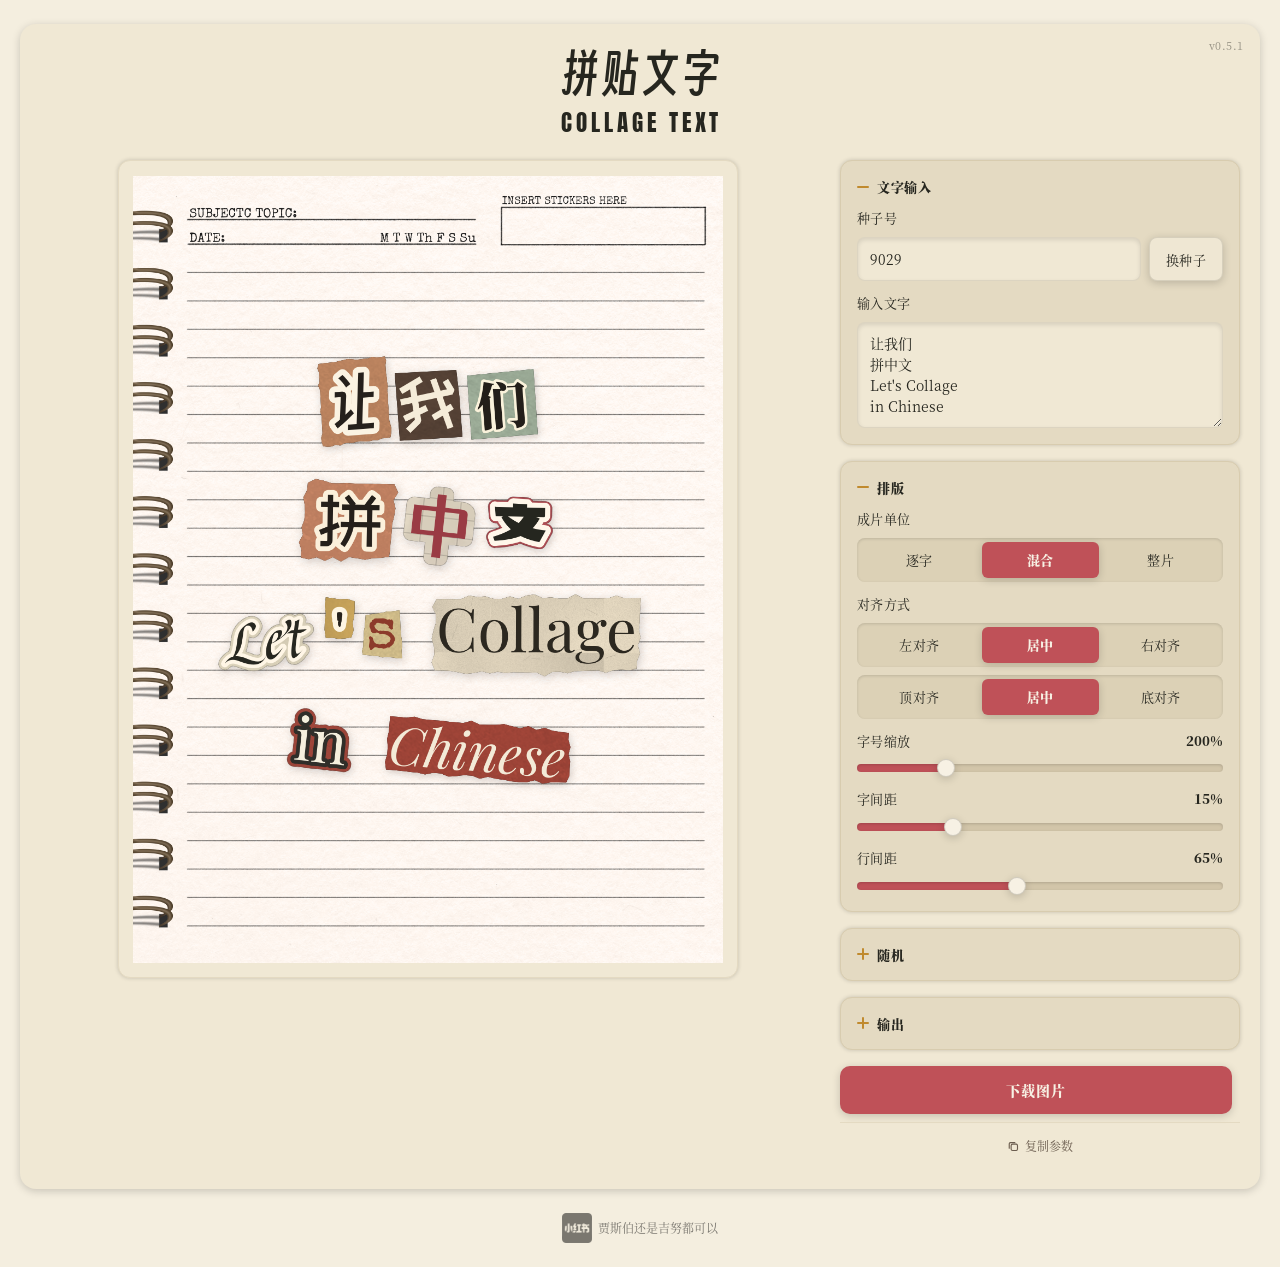
<file: index.html>
<!DOCTYPE html>
<html lang="zh-CN">
<head>
  <meta charset="UTF-8">
  <meta name="viewport" content="width=device-width, initial-scale=1.0, maximum-scale=1.0, user-scalable=no, viewport-fit=cover">
  <meta name="theme-color" content="#F4EEDF">
  <title>拼贴文字 · Collage Text</title>
  <link rel="stylesheet" href="css/style.css">
</head>
<body>
  <div id="app">
    <span class="app-version" id="appVersion"></span>

    <!-- Header -->
    <header class="app-header">
      <h1 class="app-title">拼贴文字</h1>
      <span class="app-subtitle">COLLAGE TEXT</span>
    </header>

    <!-- Main content -->
    <main class="app-main">
      <!-- Preview area：整块一张纸 -->
      <section class="preview-section">
        <div class="preview-sheet">
          <div class="preview-wrapper">
            <canvas id="previewCanvas"></canvas>
            <div class="preview-loading" id="previewLoading">字体加载中…</div>
          </div>
        </div>
      </section>

      <!-- Controls -->
      <section class="controls-section">
        <!-- 1. 文字输入 -->
        <div class="paper-card">
          <button type="button" class="card-title" aria-expanded="true">
            <span class="card-sign" aria-hidden="true"></span>
            文字输入
          </button>
          <div class="card-body">
            <div class="card-body-inner">
              <div class="control-group">
                <label class="control-label" for="seedInput">种子号</label>
                <div class="seed-row">
                  <input type="number" id="seedInput" class="seed-input" value="9029">
                  <button id="regenBtn" class="btn btn-secondary">换种子</button>
                </div>
              </div>

              <div class="control-group">
                <label class="control-label" for="textInput">输入文字</label>
                <textarea id="textInput" class="text-input" rows="4" placeholder="输入文字，生成拼贴…">让我们
拼中文
Let's Collage 
in Chinese</textarea>
              </div>
            </div>
          </div>
        </div>

        <!-- 2. 排版 -->
        <div class="paper-card">
          <button type="button" class="card-title" aria-expanded="true">
            <span class="card-sign" aria-hidden="true"></span>
            排版
          </button>
          <div class="card-body">
            <div class="card-body-inner">
              <div class="control-group">
                <span class="control-label">成片单位</span>
                <div class="segmented-control" id="segmentMode">
                  <span class="seg-indicator" aria-hidden="true"></span>
                  <button class="seg-btn" data-value="char">逐字</button>
                  <button class="seg-btn active" data-value="mixed">混合</button>
                  <button class="seg-btn" data-value="block">整片</button>
                </div>
              </div>

              <div class="control-group">
                <span class="control-label">对齐方式</span>
                <div class="segmented-control" id="alignMode">
                  <span class="seg-indicator" aria-hidden="true"></span>
                  <button class="seg-btn" data-value="left">左对齐</button>
                  <button class="seg-btn active" data-value="center">居中</button>
                  <button class="seg-btn" data-value="right">右对齐</button>
                </div>
                <div class="segmented-control" id="valignMode">
                  <span class="seg-indicator" aria-hidden="true"></span>
                  <button class="seg-btn" data-value="top">顶对齐</button>
                  <button class="seg-btn active" data-value="middle">居中</button>
                  <button class="seg-btn" data-value="bottom">底对齐</button>
                </div>
              </div>

              <div class="control-group">
                <div class="label-row">
                  <label class="control-label" for="scaleSlider">字号缩放</label>
                  <span id="scaleValue" class="value-label">200%</span>
                </div>
                <input type="range" id="scaleSlider" class="slider" min="50" max="700" value="200" step="5">
              </div>

              <div class="control-group">
                <div class="label-row">
                  <label class="control-label" for="gapSlider">字间距</label>
                  <span id="gapValue" class="value-label">15%</span>
                </div>
                <input type="range" id="gapSlider" class="slider" min="0" max="60" value="15" step="1">
              </div>

              <div class="control-group">
                <div class="label-row">
                  <label class="control-label" for="lineGapSlider">行间距</label>
                  <span id="lineGapValue" class="value-label">65%</span>
                </div>
                <input type="range" id="lineGapSlider" class="slider" min="0" max="150" value="65" step="1">
              </div>
            </div>
          </div>
        </div>

        <!-- 3. 随机 -->
        <div class="paper-card collapsed">
          <button type="button" class="card-title" aria-expanded="false">
            <span class="card-sign" aria-hidden="true"></span>
            随机
          </button>
          <div class="card-body">
            <div class="card-body-inner">
              <div class="control-group">
                <div class="label-row">
                  <label class="control-label" for="randomSlider">随机幅度</label>
                  <span id="randomValue" class="value-label">60%</span>
                </div>
                <input type="range" id="randomSlider" class="slider" min="0" max="100" value="60" step="1">
              </div>

              <div class="control-group toggle-group">
                <label class="toggle-label">
                  <input type="checkbox" id="toggleSize" checked>
                  <span class="toggle-track"></span>
                  字号随机
                </label>
              </div>
            </div>
          </div>
        </div>

        <!-- 4. 输出 -->
        <div class="paper-card collapsed">
          <button type="button" class="card-title" aria-expanded="false">
            <span class="card-sign" aria-hidden="true"></span>
            输出
          </button>
          <div class="card-body">
            <div class="card-body-inner">
              <div class="control-row">
                <div class="control-group half">
                  <span class="control-label">尺寸</span>
                  <div class="dropdown">
                    <button type="button" class="dropdown-trigger" aria-haspopup="listbox" aria-expanded="false">
                      <span class="dropdown-value">3:4 竖版</span>
                      <span class="dropdown-chevron" aria-hidden="true"></span>
                    </button>
                    <div class="dropdown-menu" role="listbox" aria-label="尺寸" hidden></div>
                    <select id="sizeSelect" class="native-select" aria-hidden="true" tabindex="-1">
                      <option value="square">1:1 正方形</option>
                      <option value="portrait" selected>3:4 竖版</option>
                      <option value="wallpaper">9:19.5 手机壁纸</option>
                    </select>
                  </div>
                </div>
                <div class="control-group half">
                  <span class="control-label">背景</span>
                  <div class="dropdown">
                    <button type="button" class="dropdown-trigger" aria-haspopup="listbox" aria-expanded="false">
                      <span class="dropdown-value">笔记本纸</span>
                      <span class="dropdown-chevron" aria-hidden="true"></span>
                    </button>
                    <div class="dropdown-menu" role="listbox" aria-label="背景" hidden></div>
                    <select id="bgSelect" class="native-select" aria-hidden="true" tabindex="-1">
                      <option value="notebook" selected>笔记本纸</option>
                      <option value="dotgrid">点线纸</option>
                      <option value="white">白纸</option>
                      <option value="kraft">牛皮纸</option>
                      <option value="transparent">透明 PNG</option>
                    </select>
                  </div>
                </div>
              </div>
            </div>
          </div>
        </div>

        <!-- 下载按钮：独立于输出卡片，始终可见 -->
        <div class="action-group">
          <div class="action-row">
            <button id="downloadBtn" class="btn btn-primary">下载图片</button>
            <button id="postNoteBtn" class="btn btn-secondary" type="button" hidden>发到小红书</button>
          </div>

          <div class="copy-row">
            <button id="copyParamsBtn" class="btn-copy" type="button">
              <svg class="copy-icon" width="12" height="12" viewBox="0 0 16 16" aria-hidden="true">
                <rect x="5.5" y="5.5" width="8.5" height="8.5" rx="2" fill="none" stroke="currentColor" stroke-width="1.5"/>
                <path d="M10.5 3.5H4.5A1.5 1.5 0 0 0 3 5v6" fill="none" stroke="currentColor" stroke-width="1.5" stroke-linecap="round"/>
              </svg>
              <span id="copyLabel">复制参数</span>
            </button>
          </div>
        </div>
      </section>
    </main>
  </div>

  <footer class="site-footer">
    <img class="footer-logo" src="assets/xiaohongshu-logo.png" alt="小红书" />
    <span>贾斯伯还是吉努都可以</span>
  </footer>

  <!-- 手机端：大图预览，长按保存 -->
  <div class="modal" id="saveModal" hidden>
    <div class="modal-sheet" role="dialog" aria-modal="true" aria-label="保存图片">
      <button type="button" class="modal-close" id="saveModalClose" aria-label="关闭">×</button>
      <p class="modal-hint">长按图片保存到相册</p>
      <img id="saveModalImg" alt="生成的拼贴图" />
    </div>
  </div>

  <!-- 复制失败兜底：完整参数供长按复制 -->
  <div class="modal" id="copyModal" hidden>
    <div class="modal-sheet" role="dialog" aria-modal="true" aria-label="复制参数">
      <button type="button" class="modal-close" id="copyModalClose" aria-label="关闭">×</button>
      <p class="modal-hint">自动复制失败，请长按下方文本全选复制</p>
      <textarea id="copyModalText" class="modal-text" readonly></textarea>
    </div>
  </div>

  <!-- Full-res canvas for export (hidden) -->
  <canvas id="exportCanvas" style="display:none;"></canvas>

  <script type="module" src="js/main.js"></script>
</body>
</html>
</file>
<file: css/style.css>
/* ============================================================
   Paper UI —— 纸片化界面
   颜色全部取自项目现有的褪色纸色板
   ============================================================ */

/* ============================================================
   Chrome 61 基线（Android 8.1 出厂 Chrome / WebView 61）
   - Flex 间距：基线用子项单边 margin 实现，不依赖 flex gap（Chrome 84+）
   - aspect-ratio：基线用比例盒 + 内容绝对定位，@supports 增强层保留原比例
   ============================================================ */

/* 触屏点击不出现系统灰色高亮，保留纸片质感 */
button,
label,
.toggle-label {
  -webkit-tap-highlight-color: transparent;
}

/* ===== 字体：本地字体，不做系统字体回退 ===== */
@font-face {
  font-family: 'SmileySans-Oblique-2';
  src: url('../assets/fonts/SmileySans-Oblique-2.ttf') format('truetype');
  font-weight: 400;
  font-display: swap;
}

@font-face {
  font-family: 'Anton-Regular';
  src: url('../assets/fonts/Anton-Regular.ttf') format('truetype');
  font-weight: 400;
  font-display: swap;
}

@font-face {
  font-family: 'SourceHanSerifCN-Regular';
  src: url('../assets/fonts/SourceHanSerifCN-Regular-1.otf') format('opentype');
  font-weight: 400;
  font-display: swap;
}

@font-face {
  font-family: 'SourceHanSerifCN-Heavy';
  src: url('../assets/fonts/SourceHanSerifCN-Heavy-4.otf') format('opentype');
  font-weight: 700;
  font-display: swap;
}

/* ===== 设计变量 ===== */
:root {
  /* 纸色 */
  --page: #F4EEDF;
  --panel: #F0E8D4;
  --card: #E4DAC2;
  /* 深一档的纸边：卡片在页面上做出 1px 边缘，和图片展示区一致 */
  --card-edge: #D8CCAF;
  --paper-light: #F7F1E4;

  /* 强调色 */
  --brick: #BF5158;
  --brick-hover: #C96066;
  --brick-press: #A9454C;
  --wine: #500016;
  --ochre: #C08A2E;

  /* 文字 */
  --ink: #26261F;

  /* 投影：与画布纸片一致 */
  --shadow: rgba(0, 0, 0, 0.18);

  /* 字体 */
  --font-ui: 'SourceHanSerifCN-Regular';
  --font-ui-heavy: 'SourceHanSerifCN-Heavy';
}

/* ===== Reset & Base ===== */
*, *::before, *::after {
  margin: 0;
  padding: 0;
  box-sizing: border-box;
}

html {
  -webkit-text-size-adjust: 100%;
}

body {
  font-family: var(--font-ui);
  background: var(--page);
  color: var(--ink);
  line-height: 1.6;
  min-height: 100vh;
  -webkit-font-smoothing: antialiased;
}

button,
input,
select,
textarea {
  font-family: inherit;
  color: inherit;
}

/* ===== Layout：整页一张大纸 ===== */
#app {
  position: relative;
  max-width: 1240px;
  margin: 24px auto;
  padding: 24px 20px 28px;
  background: var(--panel);
  border-radius: 16px;
  box-shadow: 0 2px 8px var(--shadow);
  display: flex;
  flex-direction: column;
}

/* 版本号：纸卡右上角，绝对定位不占布局；低调灰字，不抢页眉视觉 */
.app-version {
  position: absolute;
  top: 16px;
  right: calc(16px + env(safe-area-inset-right));
  font-family: var(--font-ui);
  font-size: 11px;
  line-height: 1;
  letter-spacing: 0.05em;
  color: rgba(38, 38, 31, 0.45);
  user-select: none;
}

@media (hover: hover) {
  .app-version:hover {
    color: #6B5D4F;
  }
}

/* ===== 页眉 ===== */
.app-header {
  display: flex;
  flex-direction: column;
  align-items: center;
  padding-bottom: 24px;
  text-align: center;
}

/* 子项间距：margin 基线（Chrome 61 无 flex gap） */
.app-header > * {
  margin-bottom: 8px;
}

.app-header > *:last-child {
  margin-bottom: 0;
}

.app-title {
  font-family: 'SmileySans-Oblique-2';
  font-size: 48px;
  font-weight: 400;
  line-height: 1.1;
  letter-spacing: 2px;
  color: var(--ink);
  /* 抵掉末字后的字距，保证视觉居中 */
  text-indent: 2px;
}

.app-subtitle {
  font-family: 'Anton-Regular';
  font-size: 23px;
  font-weight: 400;
  line-height: 1.2;
  /* 字号 + 字距按「整体宽度 = 中文标题宽度」反解出来的 */
  letter-spacing: 0.17em;
  color: var(--ink);
  text-transform: uppercase;
  text-indent: 0.17em;
}

.app-main {
  display: flex;
  flex-direction: column;
}

.app-main > * {
  margin-bottom: 16px;
}

.app-main > *:last-child {
  margin-bottom: 0;
}

/* 页脚：整页最下方居中署名 */
.site-footer {
  display: flex;
  align-items: center;
  justify-content: center;
  margin: 0 auto 24px;
  font-family: var(--font-ui);
  font-size: 12px;
  line-height: 1;
  color: rgba(0, 0, 0, 0.5);
}

.site-footer > * {
  margin-right: 6px;
}

.site-footer > *:last-child {
  margin-right: 0;
}

.footer-logo {
  display: block;
  /* 图标内「小红书」字形约占整图高度的 29.5%，放大到字形高度 = 12px（与文字等高）后缩到 75% */
  height: 30.5px;
  width: auto;
}

/* ===== 预览区：一张纸 ===== */
.preview-section {
  display: flex;
  justify-content: center;
}

.preview-sheet {
  width: 100%;
  padding: 12px;
  background: var(--panel);
  border: 1px solid var(--card);
  border-radius: 12px;
  box-shadow: 0 0 4px var(--shadow);
}

.preview-wrapper {
  width: 100%;
  aspect-ratio: 3 / 4;
  /* Chrome 61 基线：比例盒的 padding-bottom，JS 切换画幅时同步覆盖 */
  --preview-pad: 133.333333%;
  display: flex;
  align-items: center;
  justify-content: center;
  overflow: hidden;
  position: relative;
}

#previewCanvas {
  max-width: 100%;
  max-height: 100%;
  display: block;
}

/* Chrome 61 基线：无 aspect-ratio，用比例盒（height:0 + padding-bottom）撑出外框，
   画布改为绝对定位居中（margin:auto，不产生位移层），与上面的 flex 居中位置一致 */
@supports not (aspect-ratio: 1 / 1) {
  .preview-wrapper {
    height: 0;
    padding-bottom: var(--preview-pad);
  }

  #previewCanvas {
    position: absolute;
    top: 0;
    right: 0;
    bottom: 0;
    left: 0;
    margin: auto;
  }
}

/* 字体加载失败等渲染错误提示 */
.font-error {
  position: absolute;
  top: 0;
  right: 0;
  bottom: 0;
  left: 0;
  display: flex;
  align-items: center;
  justify-content: center;
  padding: 24px;
  text-align: center;
  color: var(--wine);
  font-size: 13px;
  background: rgba(240, 232, 212, 0.92);
  border-radius: 8px;
}

/* 字体加载中的轻提示（页面先渲染，字体就绪后移除） */
.preview-loading {
  position: absolute;
  left: 50%;
  top: 50%;
  transform: translate(-50%, -50%);
  padding: 6px 14px;
  border-radius: 999px;
  background: rgba(240, 232, 212, 0.9);
  border: 1px solid var(--card);
  font-size: 12px;
  color: rgba(38, 38, 31, 0.55);
  pointer-events: none;
}

.preview-loading[hidden] {
  display: none;
}

/* ===== 参数面板 ===== */
.controls-section {
  display: flex;
  flex-direction: column;
}

.controls-section > * {
  margin-bottom: 16px;
}

.controls-section > *:last-child {
  margin-bottom: 0;
}

.paper-card {
  display: flex;
  flex-direction: column;
  padding: 16px;
  background: var(--card);
  /* 与图片展示区同一套“1px 纸边 + 4px 投影”的立体规范 */
  border: 1px solid var(--card-edge);
  border-radius: 12px;
  box-shadow: 0 0 4px var(--shadow);
}

.paper-card > * {
  margin-bottom: 12px;
}

.paper-card > *:last-child {
  margin-bottom: 0;
}

.card-title {
  display: flex;
  align-items: center;
  width: 100%;
  padding: 0;
  border: none;
  background: none;
  font-family: var(--font-ui-heavy);
  font-size: 13px;
  font-weight: 700;
  letter-spacing: 0.05em;
  color: var(--ink);
  text-align: left;
  cursor: pointer;
  /* 折叠时标题与内容之间的间距（margin 基线）由 12px 收到 0 */
  transition: margin-bottom 0.2s ease;
}

.card-title:focus-visible {
  outline: none;
  border-radius: 4px;
  box-shadow: 0 0 0 2px var(--brick);
}

/* 折叠标记：展开是减号，折叠时补上竖笔画变成加号 */
.card-sign {
  position: relative;
  flex-shrink: 0;
  width: 12px;
  height: 12px;
  /* 标题文字是匿名 flex item，无法加 margin，间距加在标记上 */
  margin-right: 8px;
}

.card-sign::before,
.card-sign::after {
  content: '';
  position: absolute;
  background: var(--ochre);
  border-radius: 1px;
}

.card-sign::before {
  left: 0;
  top: 5px;
  width: 12px;
  height: 2px;
}

/* 竖笔画用高度过渡，不用缩放：2px 宽在缩放时会被亚像素渲染压细 */
.card-sign::after {
  left: 5px;
  top: 6px;
  width: 2px;
  height: 0;
  transition: height 0.2s ease, top 0.2s ease;
}

.paper-card.collapsed .card-sign::after {
  height: 12px;
  top: 0;
}

/* 折叠容器：用行高过渡，展开/收起不跳变 */
.card-body {
  display: grid;
  grid-template-rows: 1fr;
  transition: grid-template-rows 0.2s ease;
}

.card-body-inner {
  display: flex;
  flex-direction: column;
  min-height: 0;
  overflow: hidden;
  transition: opacity 0.2s ease, visibility 0s;
}

.card-body-inner > * {
  margin-bottom: 12px;
}

.card-body-inner > *:last-child {
  margin-bottom: 0;
}

.paper-card.collapsed .card-body {
  grid-template-rows: 0fr;
}

/* 折叠后内容不可见也不可聚焦 */
.paper-card.collapsed .card-body-inner {
  opacity: 0;
  visibility: hidden;
  transition: opacity 0.2s ease, visibility 0s 0.2s;
}

.paper-card.collapsed > * {
  margin-bottom: 0;
}

/* 展开完成后放开裁剪：内部控件（下拉触发框、按钮）的投影才不会被切掉。
   收起/展开的 200ms 过渡期间仍保持 hidden，动画不会溢出。 */
.paper-card.card-open .card-body-inner {
  overflow: visible;
}

.control-group {
  display: flex;
  flex-direction: column;
}

.control-group > * {
  margin-bottom: 8px;
}

.control-group > *:last-child {
  margin-bottom: 0;
}

.control-label {
  font-size: 13px;
  letter-spacing: 0.02em;
  color: var(--ink);
}

.label-row {
  display: flex;
  align-items: baseline;
  justify-content: space-between;
}

.label-row > * {
  margin-right: 8px;
}

.label-row > *:last-child {
  margin-right: 0;
}

.value-label {
  font-family: var(--font-ui-heavy);
  font-size: 13px;
  font-weight: 700;
  color: var(--ink);
}

.control-row {
  display: flex;
}

.control-row > * {
  margin-right: 12px;
}

.control-row > *:last-child {
  margin-right: 0;
}

.control-group.half {
  flex: 1;
  min-width: 0;
}

/* ===== 输入类控件：纸槽 ===== */
.text-input,
.seed-input {
  width: 100%;
  background: var(--panel);
  border: 1px solid rgba(38, 38, 31, 0.1);
  border-radius: 8px;
  padding: 10px 12px;
  font-size: 14px;
  line-height: 1.5;
  color: var(--ink);
  box-shadow: inset 0 2px 4px rgba(0, 0, 0, 0.1);
  outline: none;
  transition: background-color 0.16s, border-color 0.16s, box-shadow 0.16s;
}

.text-input {
  resize: vertical;
  min-height: 96px;
}

.text-input::placeholder {
  color: rgba(38, 38, 31, 0.45);
}

.text-input:hover,
.seed-input:hover {
  background-color: #F6EFDD;
}

.text-input:focus,
.seed-input:focus {
  border-color: var(--brick);
  box-shadow: inset 0 2px 4px rgba(0, 0, 0, 0.1), 0 0 0 2px var(--brick);
}

/* ===== 纸片下拉（隐藏原生 select，仅保存值） ===== */
.native-select {
  position: absolute;
  width: 1px;
  height: 1px;
  opacity: 0;
  pointer-events: none;
  overflow: hidden;
}

.dropdown {
  position: relative;
}

.dropdown-trigger {
  display: flex;
  align-items: center;
  justify-content: space-between;
  width: 100%;
  padding: 10px 12px;
  background-color: var(--panel);
  border: 1px solid var(--card);
  border-radius: 8px;
  font-size: 14px;
  line-height: 1.5;
  color: var(--ink);
  text-align: left;
  /* 凸起纸片：外投影，不是纸槽的内凹 */
  box-shadow: 0 2px 8px var(--shadow);
  cursor: pointer;
  transition: background-color 0.16s, box-shadow 0.16s, border-color 0.16s;
}

.dropdown-trigger > * {
  margin-right: 8px;
}

.dropdown-trigger > *:last-child {
  margin-right: 0;
}

.dropdown-trigger:hover {
  background-color: #F6EFDD;
  box-shadow: 0 3px 10px rgba(0, 0, 0, 0.22);
}

.dropdown-trigger:active,
.dropdown.open .dropdown-trigger {
  background-color: #EDE4CE;
  box-shadow: inset 0 2px 4px rgba(0, 0, 0, 0.18);
}

.dropdown-trigger:focus-visible {
  outline: none;
  border-color: var(--brick);
  box-shadow: 0 2px 8px var(--shadow), 0 0 0 2px var(--brick);
}

.dropdown-value {
  overflow: hidden;
  white-space: nowrap;
  text-overflow: ellipsis;
}

/* 三角箭头用独立元素，不随背景位移 */
.dropdown-chevron {
  flex-shrink: 0;
  width: 0;
  height: 0;
  border-left: 5px solid transparent;
  border-right: 5px solid transparent;
  border-top: 6px solid var(--ink);
  transition: transform 0.18s;
}

.dropdown.open .dropdown-chevron {
  transform: rotate(180deg);
}

/* 菜单：独立弹出的纸卡（米纸底 + 卡片级投影）
   挂在 body 上用 fixed 定位，避免被折叠卡片的 overflow: hidden 裁掉 */
.dropdown-menu {
  position: fixed;
  top: 0;
  left: 0;
  z-index: 40;
  width: max-content;
  max-width: 240px;
  max-height: 232px;
  overflow-y: auto;
  padding: 6px;
  background: var(--card);
  border: 1px solid rgba(38, 38, 31, 0.08);
  border-radius: 12px;
  box-shadow: 0 0 4px var(--shadow);
  animation: dropdown-in 0.14s ease-out;
}

@keyframes dropdown-in {
  from {
    opacity: 0;
    transform: translateY(-4px);
  }
  to {
    opacity: 1;
    transform: translateY(0);
  }
}

.dropdown-menu::-webkit-scrollbar {
  width: 6px;
}

.dropdown-menu::-webkit-scrollbar-thumb {
  background: #C9BDA4;
  border-radius: 3px;
}

.dropdown-item {
  position: relative;
  display: flex;
  align-items: center;
  justify-content: space-between;
  width: 100%;
  min-height: 36px;
  padding: 8px 12px 8px 24px;
  border: none;
  border-radius: 8px;
  background: transparent;
  font-size: 13px;
  line-height: 1.4;
  color: var(--ink);
  text-align: left;
  white-space: nowrap;
  cursor: pointer;
  transition: background-color 0.14s;
}

.dropdown-item:hover {
  background-color: var(--panel);
}

.dropdown-item.selected {
  background-color: var(--panel);
  font-family: var(--font-ui-heavy);
  font-weight: 700;
}

/* 选中项左侧赭黄圆点标记 */
.dropdown-item.selected::before {
  content: '';
  position: absolute;
  left: 10px;
  top: 50%;
  width: 6px;
  height: 6px;
  border-radius: 50%;
  background: var(--ochre);
  transform: translateY(-50%);
}


/* 种子号一行 */
.seed-row {
  display: flex;
}

.seed-row > * {
  margin-right: 8px;
}

.seed-row > *:last-child {
  margin-right: 0;
}

.seed-input {
  flex: 1;
  min-width: 0;
}

/* ===== 纸片分段选择（色块滑动切换） ===== */
.segmented-control {
  position: relative;
  display: flex;
  padding: 4px;
  background: #DCD1B6;
  border-radius: 8px;
  box-shadow: inset 0 1px 3px rgba(0, 0, 0, 0.14);
}

/* 滑动色块是绝对定位，不占 flex 间距；间距加在按钮上 */
.segmented-control > .seg-btn {
  margin-right: 4px;
}

.segmented-control > .seg-btn:last-child {
  margin-right: 0;
}

.seg-indicator {
  position: absolute;
  top: 4px;
  left: 0;
  height: calc(100% - 8px);
  width: 0;
  border-radius: 6px;
  background: var(--brick);
  box-shadow: 0 2px 8px var(--shadow);
  pointer-events: none;
  transition: transform 0.24s cubic-bezier(0.4, 0, 0.2, 1), width 0.24s cubic-bezier(0.4, 0, 0.2, 1);
}

.seg-btn {
  position: relative;
  z-index: 1;
  flex: 1;
  min-height: 36px;
  padding: 8px 6px;
  border: none;
  border-radius: 6px;
  background: transparent;
  color: var(--ink);
  font-size: 13px;
  letter-spacing: 0.02em;
  cursor: pointer;
  transition: background-color 0.16s, color 0.16s;
}

.seg-btn:hover {
  background-color: rgba(240, 232, 212, 0.6);
}

.seg-btn.active {
  background: transparent;
  color: var(--paper-light);
  font-family: var(--font-ui-heavy);
  font-weight: 700;
}

.seg-btn.active:hover {
  background-color: transparent;
}

.seg-btn.active:active {
  background-color: transparent;
}

/* ===== 滑块：砖红填充条 + 小纸片圆头 ===== */
.slider {
  -webkit-appearance: none;
  appearance: none;
  width: 100%;
  height: 18px;
  background: transparent;
  cursor: pointer;
  outline: none;
}

.slider::-webkit-slider-runnable-track {
  height: 8px;
  border-radius: 4px;
  background: linear-gradient(to right, var(--brick) 0 var(--fill, 0%), #D2C5A9 var(--fill, 0%) 100%);
  box-shadow: inset 0 1px 3px rgba(0, 0, 0, 0.16);
}

.slider::-webkit-slider-thumb {
  -webkit-appearance: none;
  appearance: none;
  width: 18px;
  height: 18px;
  margin-top: -5px;
  border-radius: 50%;
  background: var(--paper-light);
  border: 1px solid rgba(38, 38, 31, 0.18);
  box-shadow: 0 2px 8px var(--shadow);
  transition: transform 0.16s, box-shadow 0.16s;
}

.slider:hover::-webkit-slider-thumb {
  box-shadow: 0 3px 10px rgba(0, 0, 0, 0.24);
}

.slider:active::-webkit-slider-thumb {
  transform: scale(0.94);
}

.slider::-moz-range-track {
  height: 8px;
  border-radius: 4px;
  background: linear-gradient(to right, var(--brick) 0 var(--fill, 0%), #D2C5A9 var(--fill, 0%) 100%);
  box-shadow: inset 0 1px 3px rgba(0, 0, 0, 0.16);
}

.slider::-moz-range-thumb {
  width: 18px;
  height: 18px;
  border-radius: 50%;
  background: var(--paper-light);
  border: 1px solid rgba(38, 38, 31, 0.18);
  box-shadow: 0 2px 8px var(--shadow);
}

.slider:focus-visible {
  outline: 2px solid var(--brick);
  outline-offset: 4px;
  border-radius: 4px;
}

/* ===== 纸片开关 ===== */
.toggle-group {
  flex-direction: row;
  align-items: center;
}

.toggle-label {
  display: flex;
  align-items: center;
  min-height: 32px;
  font-size: 13px;
  color: var(--ink);
  cursor: pointer;
}

.toggle-label input[type="checkbox"] {
  display: none;
}

.toggle-track {
  position: relative;
  width: 40px;
  height: 22px;
  border-radius: 11px;
  background: #CDC3AC;
  box-shadow: inset 0 1px 3px rgba(0, 0, 0, 0.18);
  transition: background 0.18s, box-shadow 0.18s;
  flex-shrink: 0;
  /* 开关文字是匿名 flex item，无法加 margin，间距加在开关上 */
  margin-right: 10px;
}

.toggle-track::after {
  content: '';
  position: absolute;
  top: 3px;
  left: 3px;
  width: 16px;
  height: 16px;
  border-radius: 50%;
  background: var(--paper-light);
  box-shadow: 0 1px 3px rgba(0, 0, 0, 0.28);
  transition: transform 0.18s;
}

.toggle-label input:checked + .toggle-track {
  background: var(--brick);
  /* 打开时是压入纸面的内阴影，不是浮起的外投影 */
  box-shadow: inset 0 2px 4px rgba(0, 0, 0, 0.3);
}

.toggle-label input:checked + .toggle-track::after {
  transform: translateX(18px);
  box-shadow: 0 2px 5px rgba(0, 0, 0, 0.35);
}

.toggle-label input:focus-visible + .toggle-track {
  box-shadow: inset 0 1px 3px rgba(0, 0, 0, 0.18), 0 0 0 2px var(--brick);
}

/* ===== 按钮 ===== */
.action-row {
  display: flex;
}

.action-row > * {
  margin-right: 8px;
}

.action-row > *:last-child {
  margin-right: 0;
}

/* 下载按钮下方的低调文字按钮 */
.action-group {
  display: flex;
  flex-direction: column;
}

.copy-row {
  margin-top: 8px;
  padding-top: 8px;
  border-top: 1px solid var(--card);
}

.btn-copy {
  display: flex;
  align-items: center;
  justify-content: center;
  width: 100%;
  height: 30px;
  padding: 0;
  border: none;
  background: none;
  font-family: var(--font-ui);
  font-size: 12px;
  color: #6B5D4F;
  cursor: pointer;
  transition: color 0.16s;
}

.btn-copy > * {
  margin-right: 6px;
}

.btn-copy > *:last-child {
  margin-right: 0;
}

.btn-copy:hover {
  color: var(--brick);
  text-decoration: underline;
}

.btn-copy:focus-visible {
  outline: none;
  border-radius: 4px;
  box-shadow: 0 0 0 2px var(--brick);
}

.btn-copy .copy-icon {
  display: block;
  flex-shrink: 0;
}

/* 已复制态用对勾文字替代图标，避免两个符号并排 */
.btn-copy.copied .copy-icon {
  display: none;
}

.btn {
  flex: 1;
  border: none;
  font-size: 14px;
  cursor: pointer;
  transition: background 0.16s, box-shadow 0.16s, transform 0.12s;
}

/* 主按钮：砖红纸 + 米白字 + 2 级投影 */
.btn-primary {
  min-height: 48px;
  padding: 14px 20px;
  border-radius: 10px;
  background: var(--brick);
  color: var(--paper-light);
  font-family: var(--font-ui-heavy);
  font-size: 14px;
  font-weight: 700;
  letter-spacing: 0.08em;
  box-shadow: 0 2px 8px var(--shadow);
}

.btn-primary:hover {
  background: var(--brick-hover);
  box-shadow: 0 3px 10px rgba(0, 0, 0, 0.24);
}

.btn-primary:active {
  background: var(--brick-press);
  box-shadow: inset 0 2px 6px rgba(0, 0, 0, 0.28);
  transform: translateY(1px);
}

/* 次按钮：浅纸底 + 墨黑字 */
.btn-secondary {
  flex: 0 0 auto;
  min-height: 44px;
  padding: 0 16px;
  border-radius: 8px;
  background: #EFE7D3;
  color: var(--ink);
  font-size: 13px;
  letter-spacing: 0.02em;
  border: 1px solid rgba(38, 38, 31, 0.12);
  box-shadow: 0 2px 8px var(--shadow);
}

.btn-secondary:hover {
  background: #F7F0DE;
  box-shadow: 0 3px 10px rgba(0, 0, 0, 0.22);
}

.btn-secondary:active {
  background: #E3D8BE;
  box-shadow: inset 0 2px 4px rgba(0, 0, 0, 0.2);
}

/* ===== 状态：焦点环 / 禁用 ===== */
.btn:focus-visible,
.seg-btn:focus-visible {
  outline: 2px solid var(--brick);
  outline-offset: 2px;
}

.btn:disabled,
.seg-btn:disabled {
  opacity: 0.6;
  box-shadow: none;
  cursor: not-allowed;
}

/* ===== 触摸按下反馈（手机无 hover，按下必须有反馈） ===== */
.card-title:active {
  opacity: 0.65;
}

.seg-btn:active:not(.active) {
  background-color: rgba(240, 232, 212, 0.92);
  box-shadow: inset 0 2px 4px rgba(0, 0, 0, 0.14);
}

.seg-btn.active:active {
  filter: brightness(0.93);
}

.dropdown-item:active {
  background-color: #EDE3CD;
}

.btn-copy:active {
  color: var(--brick-press);
}

.toggle-label:active .toggle-track {
  box-shadow: inset 0 2px 5px rgba(0, 0, 0, 0.3);
}

.text-input:active,
.seed-input:active {
  background-color: #F6EFDD;
}

/* ===== 弹窗：手机保存图 / 复制失败兜底 ===== */
.modal {
  position: fixed;
  top: 0;
  right: 0;
  bottom: 0;
  left: 0;
  z-index: 100;
  display: flex;
  align-items: center;
  justify-content: center;
  padding: calc(16px + env(safe-area-inset-top)) calc(16px + env(safe-area-inset-right)) calc(16px + env(safe-area-inset-bottom)) calc(16px + env(safe-area-inset-left));
  background: rgba(38, 38, 31, 0.45);
}

.modal[hidden] {
  display: none;
}

.modal-open {
  overflow: hidden;
}

.modal-sheet {
  position: relative;
  width: 100%;
  max-width: 520px;
  max-height: 100%;
  overflow-y: auto;
  padding: 16px;
  background: var(--panel);
  border: 1px solid var(--card);
  border-radius: 12px;
  box-shadow: 0 2px 8px var(--shadow);
}

.modal-hint {
  padding-right: 32px;
  font-size: 13px;
  color: var(--ink);
}

.modal-close {
  position: absolute;
  top: 8px;
  right: 8px;
  width: 40px;
  height: 40px;
  border: none;
  border-radius: 8px;
  background: transparent;
  font-size: 20px;
  line-height: 1;
  color: var(--ink);
  cursor: pointer;
}

.modal-close:active {
  background: var(--card);
}

.modal-sheet img {
  display: block;
  max-width: 100%;
  max-height: 62vh;
  margin: 12px auto 0;
  object-fit: contain;
  background: #fff;
  border-radius: 4px;
  box-shadow: 0 2px 8px var(--shadow);
}

.modal-text {
  display: block;
  width: 100%;
  min-height: 220px;
  margin-top: 12px;
  padding: 10px 12px;
  border: 1px solid rgba(38, 38, 31, 0.1);
  border-radius: 8px;
  background: var(--page);
  color: var(--ink);
  font-family: var(--font-ui);
  font-size: 12px;
  line-height: 1.6;
  resize: vertical;
  outline: none;
}

.modal-text:focus {
  border-color: var(--brick);
  box-shadow: 0 0 0 2px var(--brick);
}

/* ===== 桌面 ===== */
@media (min-width: 900px) {
  .app-main {
    flex-direction: row;
    align-items: flex-start;
  }

  /* 横向排布时间距改到右边 */
  .app-main > * {
    margin-right: 24px;
    margin-bottom: 0;
  }

  .app-main > *:last-child {
    margin-right: 0;
  }

  .preview-section {
    flex: 1;
    align-items: flex-start;
  }

  .preview-sheet {
    max-width: 620px;
  }

  .controls-section {
    width: 400px;
    flex-shrink: 0;
  }
}

/* 小屏：保留整页纸卡的外观（外边距 + 圆角 + 投影），只把尺寸收紧 */
@media (max-width: 899px) {
  #app {
    margin: calc(10px + env(safe-area-inset-top)) calc(10px + env(safe-area-inset-right)) 16px calc(10px + env(safe-area-inset-left));
    padding: 16px;
    min-height: calc(100vh - 26px - env(safe-area-inset-top));
    min-height: calc(100dvh - 26px - env(safe-area-inset-top));
    border-radius: 16px;
    box-shadow: 0 2px 8px var(--shadow);
  }

  /* 页脚在纸卡外：与卡片下边线留出可见间隙，并让开底部安全区 */
  .site-footer {
    margin: 0 auto calc(16px + env(safe-area-inset-bottom));
  }
}

/* ===== 手机（≤600px）：上下排布 + 触控尺寸 ===== */
@media (max-width: 600px) {
  #app {
    padding-left: 12px;
    padding-right: 12px;
  }

  .app-header {
    padding-bottom: 16px;
  }

  .app-title {
    font-size: 36px;
  }

  .app-subtitle {
    font-size: 17px;
  }

  .preview-sheet {
    padding: 8px;
  }

  /* iOS 聚焦输入框时字号 <16px 会自动放大页面 */
  .text-input,
  .seed-input,
  .dropdown-trigger {
    font-size: 16px;
  }

  /* 触控目标不小于 40px */
  .card-title {
    min-height: 40px;
  }

  .seg-btn {
    min-height: 44px;
  }

  .dropdown-trigger {
    min-height: 44px;
  }

  .dropdown-item {
    min-height: 44px;
  }

  .toggle-label {
    min-height: 44px;
  }

  .slider {
    height: 44px;
  }

  .btn-copy {
    height: 44px;
  }

  .btn-secondary {
    min-height: 44px;
  }

  /* 下拉菜单宽度不超过屏幕（位置由 JS 夹到视口内） */
  .dropdown-menu {
    max-width: calc(100vw - 24px);
  }

  .modal-sheet img {
    max-height: 58vh;
  }
}

/* 触屏设备：hover 态在点击后会残留，这里覆盖回常态；按下态放在其后保证仍生效 */
@media (hover: none) {
  .btn-primary:hover {
    background: var(--brick);
    box-shadow: 0 2px 8px var(--shadow);
  }

  .btn-secondary:hover {
    background: #EFE7D3;
    box-shadow: 0 2px 8px var(--shadow);
  }

  .dropdown-trigger:hover {
    background-color: var(--panel);
    box-shadow: 0 2px 8px var(--shadow);
  }

  .seg-btn:hover {
    background-color: transparent;
  }

  .dropdown-item:hover {
    background-color: transparent;
  }

  .dropdown-item.selected:hover {
    background-color: var(--panel);
  }

  .btn-copy:hover {
    color: #6B5D4F;
    text-decoration: none;
  }

  /* 按下态 */
  .btn-primary:active {
    background: var(--brick-press);
    box-shadow: inset 0 2px 6px rgba(0, 0, 0, 0.28);
    transform: translateY(1px);
  }

  .btn-secondary:active {
    background: #E3D8BE;
    box-shadow: inset 0 2px 4px rgba(0, 0, 0, 0.2);
  }

  .dropdown-trigger:active,
  .dropdown.open .dropdown-trigger {
    background-color: #EDE4CE;
    box-shadow: inset 0 2px 4px rgba(0, 0, 0, 0.18);
  }

  .seg-btn:active:not(.active) {
    background-color: rgba(240, 232, 212, 0.92);
    box-shadow: inset 0 2px 4px rgba(0, 0, 0, 0.14);
  }

  .dropdown-item:active {
    background-color: #EDE3CD;
  }

  .btn-copy:active {
    color: var(--brick-press);
  }
}
</file>
